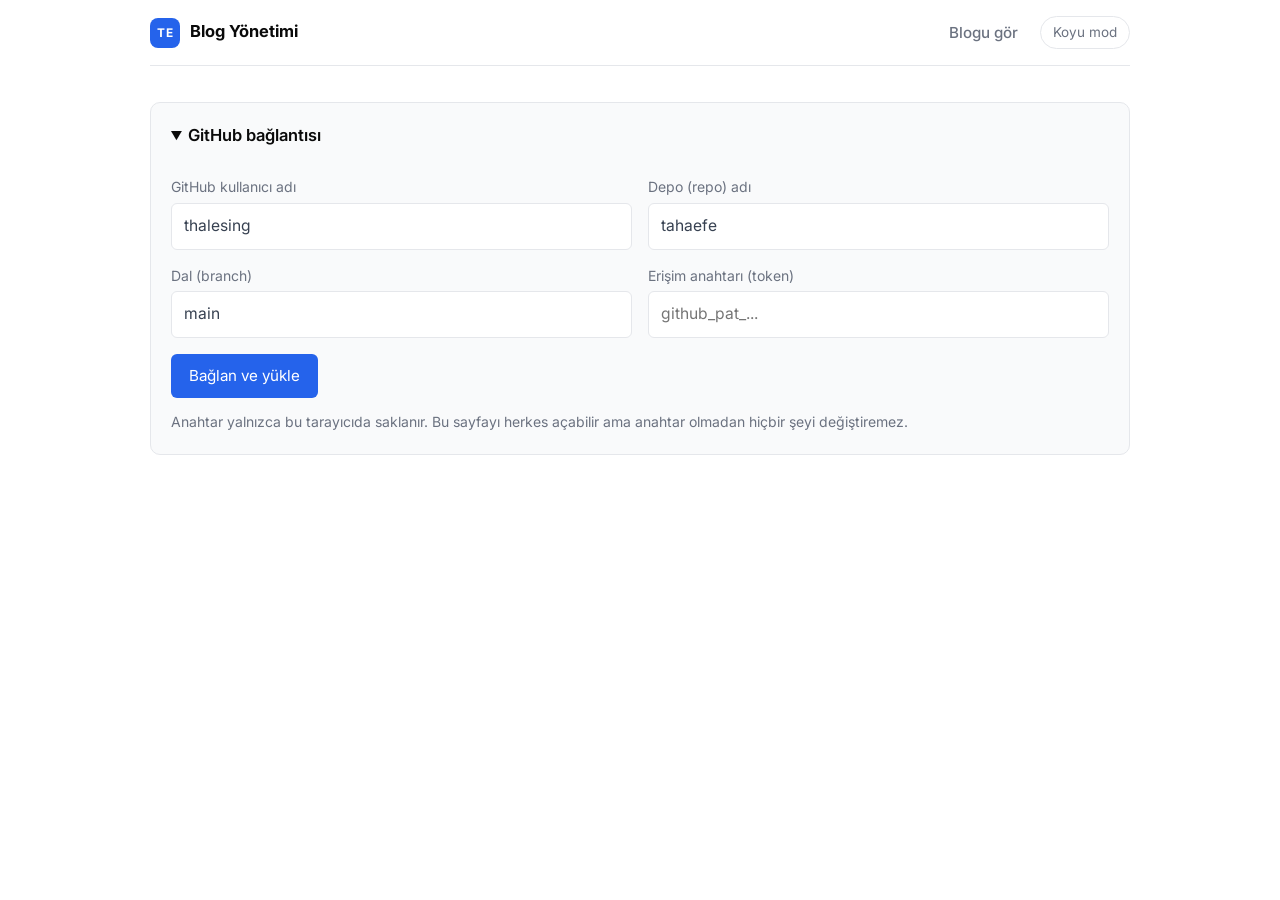
<file: admin/index.html>
<!DOCTYPE html>
<html lang="tr">
<head>
    <meta charset="UTF-8">
    <meta name="viewport" content="width=device-width, initial-scale=1.0">
    <meta name="robots" content="noindex,nofollow">
    <title>Yönetim | Taha Efe Karabacak</title>
    <link rel="preconnect" href="https://fonts.googleapis.com">
    <link href="https://fonts.googleapis.com/css2?family=Inter:wght@400;500;600;700;800&amp;display=swap" rel="stylesheet">
    <link rel="stylesheet" href="../blog/blog.css">
    <script src="../blog/blog.js"></script>
    <style>
        .wrap { max-width: 980px; }
        .tabs { display: flex; flex-wrap: wrap; gap: 4px 22px; border-bottom: 1px solid var(--line); margin-bottom: 20px; }
        .tabs button { background: none; border: 0; border-bottom: 2px solid transparent; padding: 12px 2px; font: 600 14px Inter, sans-serif; color: var(--muted); cursor: pointer; }
        .tabs button.on { color: var(--heading); border-bottom-color: var(--accent); }
        .tb { display: flex; flex-wrap: wrap; gap: 8px; margin: 8px 0; }
        .tb button { min-width: 44px; min-height: 44px; padding: 0 12px; background: var(--bg); color: var(--text); border: 1px solid var(--line); border-radius: 8px; font: 600 13px Inter, sans-serif; cursor: pointer; }
        .tb button:hover { border-color: var(--accent); color: var(--accent); }
        .split { display: flex; gap: 24px; align-items: flex-start; }
        .split > div { flex: 1; min-width: 0; }
        .pv { border: 1px solid var(--line); border-radius: 14px; padding: 18px 20px; background: var(--bg); }
        .pv small { display: block; font-size: 12px; font-weight: 600; letter-spacing: .08em; text-transform: uppercase; color: var(--muted); margin-bottom: 8px; }
        .row2 { display: flex; align-items: center; gap: 8px; }
        .row2 input { flex: 1; }
        details summary { cursor: pointer; font-weight: 600; padding: 12px 0; color: var(--heading); }
        ul.items { list-style: none; margin: 0; padding: 0; }
        ul.items li { display: flex; gap: 12px; align-items: center; padding: 10px 0; border-bottom: 1px solid var(--line); }
        ul.items .n { flex: 1; min-width: 0; } ul.items .n b { color: var(--heading); display: block; } ul.items .n span { color: var(--muted); font-size: .88em; }
        ul.items .btn { margin: 0; padding: 8px 12px; font-size: .8em; }
        @media (max-width: 760px) { .split { flex-direction: column; } ul.items li { flex-wrap: wrap; } }
    </style>
</head>
<body>
    <div class="wrap">
        <header class="site">
            <span class="name">Blog Yönetimi</span>
            <nav><a href="../blog/">Blogu gör</a><button class="tbtn" id="theme-btn" type="button"></button></nav>
        </header>

        <details class="panel" id="conn" open>
            <summary>GitHub bağlantısı</summary>
            <div class="grid2">
                <div><label>GitHub kullanıcı adı</label><input id="f-o" autocomplete="off"></div>
                <div><label>Depo (repo) adı</label><input id="f-r" autocomplete="off"></div>
                <div><label>Dal (branch)</label><input id="f-b" autocomplete="off"></div>
                <div><label>Erişim anahtarı (token)</label><input id="f-t" type="password" autocomplete="off" placeholder="github_pat_..."></div>
            </div>
            <button class="btn" type="button" onclick="connect()">Bağlan ve yükle</button>
            <p class="hint">Anahtar yalnızca bu tarayıcıda saklanır. Bu sayfayı herkes açabilir ama anahtar olmadan hiçbir şeyi değiştiremez.</p>
        </details>
        <div id="status"></div>

        <div id="app" style="display:none">
            <div class="tabs" id="tabs"></div>
            <div class="panel"><h2 id="lt">Liste</h2><ul class="items" id="items"></ul></div>
            <div class="panel">
                <h2 id="ft">Yeni kayıt</h2>
                <div class="split" id="split"><div id="form"></div><div id="pvcol" style="display:none"><div class="pv"><small>Önizleme</small><div class="post" id="pv"></div></div></div></div>
                <button class="btn" type="button" onclick="saveItem()">Kaydet ve yayımla</button>
                <button class="btn ghost" type="button" onclick="saveDraft()">Taslak olarak sakla</button>
                <button class="btn ghost" type="button" onclick="newItem()">Formu temizle</button>
            </div>
        </div>
    </div>
    <datalist id="logos"></datalist>

    <script>
        BLOG.initTheme();
        const $ = id => document.getElementById(id), esc = BLOG.esc;
        const KEYS = ['o', 'r', 'b', 't'];
        let S = { o: 'thalesing', r: 'tahaefe', b: 'main', t: '' };
        try { Object.assign(S, JSON.parse(localStorage.getItem('admin-cfg') || '{}')); } catch (e) {}
        KEYS.forEach(k => $('f-' + k).value = S[k]);
        $('logos').innerHTML = 'python pyqt5 javascript typescript react vite html5 css3 proteus jarvis finance tekuni portfolio kbu lise btk hackerrank efset ddd google'.split(' ').map(n => '<option value="' + n + '">').join('');

        // Her sekme: dosya yolu ve form alanları (t: tür)
        const T = {
            posts: { name: 'Yazılar', p: 'blog/posts.json', label: 'title', sub: 'date', move: false, top: false,
                f: [{ k: 'title', l: 'Başlık' }, { k: 'slug', l: 'Adres (boşsa başlıktan üretilir)' }, { k: 'date', l: 'Tarih', t: 'date' }, { k: 'summary', l: 'Kısa özet (listede görünür)' }, { k: 'tags', l: 'Etiketler (virgülle ayır)', t: 'tags' }, { k: 'body', l: 'Metin', t: 'md' }] },
            certs: { name: 'Sertifikalar', p: 'blog/certs.json', label: 't', sub: 'o', move: true, top: true,
                f: [{ k: 't', l: 'Sertifika adı' }, { k: 'o', l: 'Veren kurum' }, { k: 'd', l: 'Tarih (örn. 7 Ekim 2026)' }, { k: 'l', l: 'Logo adı', t: 'logo' }, { k: 'img', l: 'Sertifika görseli', t: 'img', dir: 'sertifikalar' }, { k: 'u', l: 'Doğrulama bağlantısı (isteğe bağlı)' }, { k: 'x', l: 'Ne işe yarar?', t: 'area' }] },
            timeline: { name: 'Zaman çizelgesi', p: 'blog/timeline.json', label: 't', sub: 'd', move: true, top: true,
                f: [{ k: 'd', l: 'Tarih (örn. 2025’ten itibaren)' }, { k: 't', l: 'Başlık' }, { k: 's', l: 'Alt başlık' }, { k: 'l', l: 'Logo adı', t: 'logo' }, { k: 'x', l: 'Açıklama', t: 'area' }, { k: 'k', l: 'İç kartlar (her satır: Başlık | Tarih)', t: 'kids' }] },
            projects: { name: 'Projeler', p: 'blog/projects.json', label: 'name', sub: 'date', move: true, top: false,
                f: [{ k: 'name', l: 'Proje adı' }, { k: 'date', l: 'Tarih' }, { k: 'desc', l: 'Açıklama', t: 'area' }, { k: 'tags', l: 'Etiketler (virgülle ayır)', t: 'tags' }, { k: 'l', l: 'Logo adı', t: 'logo' }, { k: 'url', l: 'Bağlantı (yoksa boş bırak)' }] }
        };
        const REQ = { posts: ['title', 'body'], certs: ['t'], timeline: ['t'], projects: ['name'] };
        let data = {}, sha = {}, cur = 'posts', ed = -1; const PREV = {};

        function status(m, c) { const s = $('status'); s.textContent = m; s.className = c || ''; }
        const slugify = t => t.toLowerCase().replace(/[çğıöşüİ]/g, c => ({ 'ç': 'c', 'ğ': 'g', 'ı': 'i', 'ö': 'o', 'ş': 's', 'ü': 'u', 'İ': 'i' })[c]).replace(/[^a-z0-9]+/g, '-').replace(/^-+|-+$/g, '');
        const enc = s => btoa(unescape(encodeURIComponent(s))), dec = b => decodeURIComponent(escape(atob(b.replace(/\n/g, ''))));
        const today = () => new Date().toISOString().slice(0, 10);

        function api(path, method, body) {
            let u = 'https://api.github.com/repos/' + S.o + '/' + S.r + '/contents/' + path;
            if (method === 'GET') u += '?ref=' + encodeURIComponent(S.b) + '&_=' + Date.now();
            const h = { Authorization: 'Bearer ' + S.t, Accept: 'application/vnd.github+json' }; if (body) h['Content-Type'] = 'application/json';
            return fetch(u, { method, headers: h, body: body ? JSON.stringify(body) : undefined })
                .then(r => r.json().then(j => { if (!r.ok) { const e = new Error(j.message || r.status); e.code = r.status; throw e; } return j; }));
        }
        const load = k => api(T[k].p, 'GET').then(j => { sha[k] = j.sha; data[k] = JSON.parse(dec(j.content)); })
            .catch(e => { if (e.code === 404) { sha[k] = ''; data[k] = []; missing.push(T[k].name); } else throw e; });
        let missing = [];

        function connect() {
            KEYS.forEach(k => S[k] = $('f-' + k).value.trim());
            try { localStorage.setItem('admin-cfg', JSON.stringify(S)); } catch (e) {}
            if (!S.o || !S.r || !S.t) return status('Kullanıcı adı, depo adı ve anahtar gerekli.', 'err');
            status('Bağlanılıyor...'); missing = [];
            Promise.all(Object.keys(T).map(load)).then(() => {
                $('app').style.display = 'block'; $('conn').open = false; tab(cur);
                status(missing.length ? 'Bağlandı. Şu liste dosyaları depoda yok: ' + missing.join(', ') + '. Paketteki .json dosyalarını yükle, yoksa liste boş başlar.' : 'Bağlandı.', missing.length ? 'err' : 'ok');
            }).catch(e => status('Bağlanılamadı: ' + e.message, 'err'));
        }

        function commit(k, next, msg) {
            status('Yayımlanıyor...');
            const b = { message: msg, content: enc(JSON.stringify(next, null, 2)), branch: S.b }; if (sha[k]) b.sha = sha[k];
            return api(T[k].p, 'PUT', b).then(j => { sha[k] = j.content.sha; data[k] = next; status('Kaydedildi. Canlı sitede yaklaşık 1 dakika içinde görünür.', 'ok'); return true; })
                .catch(e => { status('Kaydedilemedi: ' + e.message, 'err'); return false; });
        }

        function tab(k) {
            cur = k; ed = -1;
            $('tabs').innerHTML = Object.keys(T).map(x => '<button type="button" class="' + (x === k ? 'on' : '') + '" onclick="tab(\'' + x + '\')">' + T[x].name + '</button>').join('');
            $('lt').textContent = T[k].name; list(); form();
        }

        function list() {
            const t = T[cur], arr = data[cur] || [];
            const rows = arr.map((it, i) => ({ it, i })); if (cur === 'posts') rows.sort((a, b) => (b.it.date || '').localeCompare(a.it.date || ''));
            $('items').innerHTML = rows.length ? rows.map(({ it, i }) => '<li><div class="n"><b>' + esc(it[t.label] || '(adsız)') + '</b><span>' + esc(it[t.sub] || '') + '</span></div>' +
                (t.move ? '<button class="btn ghost" type="button" onclick="mv(' + i + ',-1)" aria-label="Yukarı">↑</button><button class="btn ghost" type="button" onclick="mv(' + i + ',1)" aria-label="Aşağı">↓</button>' : '') +
                '<button class="btn ghost" type="button" onclick="edit(' + i + ')">Düzenle</button><button class="btn danger" type="button" onclick="del(' + i + ')">Sil</button></li>').join('') : '<li>Henüz kayıt yok.</li>';
        }

        function form() {
            const t = T[cur];
            $('form').innerHTML = t.f.map(f => {
                const id = 'v-' + f.k, L = '<label for="' + id + '">' + f.l + '</label>';
                if (f.t === 'md') return L + '<div class="tb">' + [['bold', 'Kalın'], ['head', 'Başlık'], ['list', 'Liste'], ['link', 'Bağlantı'], ['img', 'Resim'], ['code', 'Kod']].map(a => '<button type="button" onclick="act(\'' + a[0] + '\')">' + a[1] + '</button>').join('') + '</div><textarea id="' + id + '" oninput="pv()"></textarea>' +
                    '<p class="hint">Alt başlık için satırı <code>## </code>, liste için <code>- </code> ile başlat. Paragraflar arasında boş satır bırak.</p>';
                if (f.t === 'area' || f.t === 'kids') return L + '<textarea id="' + id + '" style="min-height:90px;font-family:inherit"></textarea>';
                if (f.t === 'img') return L + '<div class="row2"><input id="' + id + '"><button type="button" class="btn ghost" style="margin:0" onclick="pickImg(\'' + id + '\',\'' + f.dir + '\')">Yükle</button></div>';
                return L + '<input id="' + id + '"' + (f.t === 'date' ? ' type="date"' : '') + (f.t === 'logo' ? ' list="logos"' : '') + (f.k === 'title' ? ' oninput="pv()"' : '') + (f.t === 'tags' || f.t === 'date' ? ' oninput="pv()"' : '') + '>';
            }).join('');
            $('ft').textContent = (ed > -1 ? 'Düzenle' : 'Yeni') + ' · ' + t.name;
            $('pvcol').style.display = cur === 'posts' ? 'block' : 'none';
            if (cur === 'posts' && ed < 0) $('v-date').value = today();
            pv();
        }

        function get() {
            const o = {};
            T[cur].f.forEach(f => {
                const v = $('v-' + f.k).value;
                if (f.t === 'tags') o[f.k] = v.split(',').map(x => x.trim()).filter(Boolean);
                else if (f.t === 'kids') { const k = v.split('\n').map(l => l.split('|')).filter(p => p[0].trim()).map(p => ({ t: p[0].trim(), d: (p[1] || '').trim() })); if (k.length) o[f.k] = k; }
                else o[f.k] = f.t === 'md' ? v.replace(/\r/g, '').trim() : v.trim();
            });
            return o;
        }
        function put(it) {
            T[cur].f.forEach(f => {
                const v = it[f.k];
                $('v-' + f.k).value = f.t === 'tags' ? (v || []).join(', ') : f.t === 'kids' ? (v || []).map(k => k.t + ' | ' + (k.d || '')).join('\n') : (v || '');
            });
            pv();
        }

        function pv() {
            if (cur !== 'posts') return;
            const o = get(); BLOG.renderPost($('pv'), { title: o.title || 'Başlık', date: o.date || '', tags: o.tags, body: o.body || '…' });
            $('pv').querySelectorAll('img').forEach(i => { const s = i.getAttribute('src'); if (PREV[s]) i.src = PREV[s]; else if (!/^(https?:|data:|\/)/.test(s)) i.src = '../blog/' + s; });
        }

        function newItem() { ed = -1; form(); const d = localStorage.getItem('admin-draft-' + cur); if (d) { try { put(JSON.parse(d)); status('Kayıtlı taslak yüklendi.', 'ok'); } catch (e) {} } }
        function edit(i) { ed = i; form(); put(data[cur][i]); $('ft').scrollIntoView({ behavior: 'smooth' }); }
        function saveDraft() { try { localStorage.setItem('admin-draft-' + cur, JSON.stringify(get())); status('Taslak bu tarayıcıya kaydedildi.', 'ok'); } catch (e) { status('Taslak kaydedilemedi.', 'err'); } }

        function saveItem() {
            const o = get(), miss = REQ[cur].filter(k => !o[k]); if (miss.length) return status('Şunlar gerekli: ' + miss.join(', '), 'err');
            if (cur === 'posts') { o.slug = slugify(o.slug || o.title); o.date = o.date || today(); if (!o.slug) return status('Geçerli bir adres üretilemedi.', 'err'); if (data.posts.some((p, i) => p.slug === o.slug && i !== ed)) return status('Bu adresle başka bir yazı var.', 'err'); }
            const next = data[cur].slice(); if (ed > -1) next[ed] = o; else if (T[cur].top) next.unshift(o); else next.push(o);
            commit(cur, next, 'Blog: ' + (ed > -1 ? 'güncelle' : 'ekle') + ' ' + T[cur].name.toLowerCase()).then(ok => { if (ok) { try { localStorage.removeItem('admin-draft-' + cur); } catch (e) {} ed = -1; list(); form(); } });
        }
        function del(i) { if (!confirm('Silinsin mi?')) return; commit(cur, data[cur].filter((_, k) => k !== i), 'Blog: sil ' + T[cur].name.toLowerCase()).then(ok => { if (ok) { ed = -1; list(); form(); } }); }
        function mv(i, d) { const j = i + d, a = data[cur].slice(); if (j < 0 || j >= a.length) return; [a[i], a[j]] = [a[j], a[i]]; commit(cur, a, 'Blog: sırala ' + T[cur].name.toLowerCase()).then(ok => ok && list()); }

        // ---- Görsel yükleme (1400 px'e küçültür) ----
        function upImg(file, dir) {
            return new Promise((res, rej) => {
                const im = new Image(), u = URL.createObjectURL(file);
                im.onload = () => { const k = Math.min(1, 1400 / im.width), c = document.createElement('canvas'); c.width = Math.round(im.width * k); c.height = Math.round(im.height * k); const x = c.getContext('2d'); x.fillStyle = '#fff'; x.fillRect(0, 0, c.width, c.height); x.drawImage(im, 0, 0, c.width, c.height); URL.revokeObjectURL(u); res(c.toDataURL('image/jpeg', .86)); };
                im.onerror = () => rej(new Error('Görsel okunamadı')); im.src = u;
            }).then(url => { const name = Date.now().toString(36) + '-' + (slugify(file.name.replace(/\.[^.]+$/, '')) || 'gorsel') + '.jpg', path = dir + '/' + name;
                status('Görsel yükleniyor...');
                return api('blog/' + path, 'PUT', { message: 'Blog: görsel ' + name, content: url.split(',')[1], branch: S.b }).then(() => { PREV[path] = url; status('Görsel yüklendi.', 'ok'); return path; }); });
        }
        function pick(cb) { const i = document.createElement('input'); i.type = 'file'; i.accept = 'image/*'; i.onchange = () => i.files[0] && cb(i.files[0]); i.click(); }
        function pickImg(id, dir) { pick(f => upImg(f, dir).then(p => { $(id).value = p; }).catch(e => status('Yüklenemedi: ' + e.message, 'err'))); }

        // ---- Editör düğmeleri ----
        function act(a) {
            const t = $('v-body'), s = t.selectionStart, e = t.selectionEnd, sel = t.value.slice(s, e);
            const wrap = (p, q, ph) => { t.setRangeText(p + (sel || ph) + q, s, e, 'select'); };
            const ls = t.value.lastIndexOf('\n', s - 1) + 1;
            if (a === 'bold') wrap('**', '**', 'kalın metin');
            else if (a === 'head') t.setRangeText('## ', ls, ls, 'end');
            else if (a === 'list') t.setRangeText('- ', ls, ls, 'end');
            else if (a === 'link') { const u = prompt('Bağlantı adresi (https://...)'); if (u) wrap('[', '](' + u + ')', 'bağlantı metni'); }
            else if (a === 'code') { if (sel.includes('\n')) wrap('```\n', '\n```', 'kod'); else wrap('`', '`', 'kod'); }
            else if (a === 'img') { pick(f => upImg(f, 'images').then(p => { const alt = prompt('Resim açıklaması (isteğe bağlı)') || ''; t.setRangeText('\n\n![' + alt + '](' + p + ')\n\n', e, e, 'end'); pv(); }).catch(er => status('Yüklenemedi: ' + er.message, 'err'))); return; }
            t.focus(); pv();
        }
    </script>
</body>
</html>
</file>
<file: blog/blog.css>
/* Profesyonel blog teması: açık varsayılan + koyu mod */
:root { --bg:#ffffff; --card:#ffffff; --soft:#f9fafb; --text:#374151; --heading:#0a0a0a; --muted:#6b7280; --accent:#2563eb; --line:#e5e7eb; --on:#ffffff; color-scheme: light; }
:root[data-theme="dark"] { --bg:#0b1220; --card:#111a2b; --soft:#172033; --text:#cbd5e1; --heading:#f1f5f9; --muted:#94a3b8; --accent:#60a5fa; --line:#1e293b; --on:#0b1220; color-scheme: dark; }
* { box-sizing: border-box; }
html { -webkit-text-size-adjust: 100%; }
body { margin: 0; background: var(--bg); color: var(--text); font-family: 'Segoe UI', system-ui, sans-serif; font-size: 16.5px; line-height: 1.7; transition: background .2s, color .2s; }
a { color: var(--accent); text-decoration: none; }
a:hover { text-decoration: underline; }
.wrap { width: 90%; max-width: 720px; margin: 0 auto; padding: 0 0 64px; }

header.site { position: sticky; top: 0; z-index: 10; background: var(--bg); display: flex; justify-content: space-between; align-items: center; flex-wrap: wrap; gap: 8px 24px; padding: 16px 0; margin-bottom: 36px; border-bottom: 1px solid var(--line); }
header.site .name { color: var(--heading); font-weight: 700; }
header.site .name::before { content: "TE"; display: inline-flex; align-items: center; justify-content: center; width: 30px; height: 30px; border-radius: 8px; background: var(--accent); color: var(--on); font-size: .72em; letter-spacing: .5px; margin-right: 10px; vertical-align: middle; }
header.site nav { display: flex; align-items: center; }
header.site nav a { color: var(--muted); margin-left: 22px; font-size: .92em; font-weight: 500; }
header.site nav a:hover, header.site nav a.active { color: var(--accent); text-decoration: none; }
.tbtn { background: transparent; border: 1px solid var(--line); color: var(--muted); padding: 4px 12px; border-radius: 999px; font: inherit; font-size: .82em; cursor: pointer; margin-left: 22px; }
.tbtn:hover { color: var(--accent); border-color: var(--accent); }

h1 { color: var(--heading); font-size: 1.8em; line-height: 1.25; font-weight: 700; margin: 0 0 8px; }
h2 { color: var(--heading); font-size: 1.3em; font-weight: 700; margin: 38px 0 10px; }
p { margin: 0 0 18px; }
h2.section { font-size: .78em; letter-spacing: .09em; text-transform: uppercase; color: var(--muted); font-weight: 600; margin: 30px 0 0; }

.author { display: flex; gap: 22px; align-items: center; padding: 4px 0 34px; border-bottom: 1px solid var(--line); }
.avatar { flex: 0 0 76px; height: 76px; border-radius: 50%; background: var(--accent); color: var(--on); display: flex; align-items: center; justify-content: center; font-size: 1.6em; font-weight: 700; letter-spacing: 1px; }
.author h1 { margin: 0 0 2px; }
.role { color: var(--muted); font-size: .92em; }
.bio { margin: 8px 0 6px; }
.links a { margin-right: 18px; font-size: .9em; font-weight: 600; }

ul.posts { list-style: none; margin: 0; padding: 0; }
ul.posts li { padding: 26px 0; border-bottom: 1px solid var(--line); }
.pm { color: var(--muted); font-size: .85em; }
ul.posts a.title { display: block; margin: 4px 0 6px; color: var(--heading); font-family: Georgia, 'Times New Roman', serif; font-weight: 700; font-size: 1.5em; line-height: 1.3; }
ul.posts a.title:hover { color: var(--accent); text-decoration: none; }
ul.posts p { margin: 0; color: var(--text); font-size: .98em; }
.tags { margin-top: 4px; }
.tags span { display: inline-block; background: var(--soft); border: 1px solid var(--line); color: var(--muted); border-radius: 999px; padding: 1px 11px; font-size: .78em; margin: 8px 6px 0 0; }

.post h1 { font-family: Georgia, 'Times New Roman', serif; font-size: 2.2em; line-height: 1.2; margin-bottom: 10px; }
.post .body { margin-top: 30px; font-family: Georgia, 'Times New Roman', serif; font-size: 1.1em; line-height: 1.85; }
.post .body h2 { font-family: 'Segoe UI', system-ui, sans-serif; font-size: 1.2em; margin-top: 36px; }
.post ul { padding-left: 22px; margin: 0 0 18px; }
.post li { margin-bottom: 8px; }
.post strong { color: var(--heading); }
.authorbox { display: flex; gap: 16px; align-items: center; background: var(--soft); border: 1px solid var(--line); border-radius: 10px; padding: 18px 20px; margin-top: 48px; }
.authorbox .avatar { flex: 0 0 52px; height: 52px; font-size: 1.1em; }
.authorbox strong { color: var(--heading); }
footer.site { margin-top: 40px; padding-top: 18px; border-top: 1px solid var(--line); color: var(--muted); font-size: .85em; }

/* Yönetim paneli */
.panel { background: var(--soft); border: 1px solid var(--line); border-radius: 10px; padding: 6px 20px 20px; margin-bottom: 28px; }
.panel h2 { margin-top: 18px; }
.hint { color: var(--muted); font-size: .85em; margin: 12px 0 0; }
label { display: block; color: var(--muted); font-size: .85em; margin: 14px 0 4px; }
input, textarea { width: 100%; background: var(--bg); color: var(--text); border: 1px solid var(--line); border-radius: 6px; padding: 9px 12px; font: inherit; font-size: .95em; }
textarea { min-height: 260px; font-family: 'Courier New', monospace; line-height: 1.55; resize: vertical; }
input:focus, textarea:focus { outline: none; border-color: var(--accent); }
.grid2 { display: grid; grid-template-columns: 1fr 1fr; gap: 0 16px; }
.btn { background: var(--accent); color: var(--on); border: 0; border-radius: 6px; padding: 9px 18px; font: inherit; font-size: .92em; cursor: pointer; margin: 16px 8px 0 0; }
.btn.ghost { background: transparent; color: var(--accent); border: 1px solid var(--accent); }
.btn.danger { background: transparent; color: #cf222e; border: 1px solid #cf222e; }
.btn.sm { padding: 3px 12px; font-size: .8em; margin: 8px 8px 0 0; }
ul.posts li.arow { display: flex; gap: 20px; padding: 14px 0; }
ul.posts li.arow time { flex: 0 0 96px; color: var(--muted); font-family: 'Courier New', monospace; font-size: .85em; padding-top: 2px; }
#status { font-size: .92em; min-height: 1.4em; margin-bottom: 20px; }
#status.err { color: #cf222e; } #status.ok { color: #1a7f37; }
[data-theme="dark"] #status.ok { color: #3fb950; }
@media (max-width: 600px) {
    body { font-size: 16px; } h1 { font-size: 1.5em; } .post h1 { font-size: 1.8em; }
    .author { flex-direction: column; align-items: flex-start; } .grid2 { grid-template-columns: 1fr; }
    ul.posts a.title { font-size: 1.3em; }
}

/* --- Kişisel sayfa teması: sade tek sütun, yüzen dock --- */
.wrap.home { padding-bottom: 120px; }
.hero { display: flex; justify-content: space-between; align-items: flex-start; gap: 24px; padding: 56px 0 8px; }
.hero h1 { font-size: 2.5em; font-weight: 800; letter-spacing: -.02em; margin: 0 0 10px; }
.hero p { color: var(--muted); margin: 0; max-width: 520px; }
.hero .avatar { flex: 0 0 84px; height: 84px; border: 2px solid var(--line); position: relative; overflow: hidden; }
.avatar img { position: absolute; inset: 0; width: 100%; height: 100%; object-fit: cover; }
h2.sec { font-size: 1.3em; font-weight: 800; margin: 44px 0 12px; }
.row { display: flex; justify-content: space-between; align-items: center; gap: 16px; padding: 8px 0; }
.row .what { display: flex; gap: 14px; align-items: center; }
.row .what b { color: var(--heading); display: block; }
.row .what small { color: var(--muted); font-size: .88em; }
.tile { flex: 0 0 44px; width: 44px; height: 44px; border-radius: 12px; background: var(--soft); border: 1px solid var(--line); color: var(--accent); display: flex; align-items: center; justify-content: center; font-weight: 800; font-size: .9em; }
.chips span { display: inline-block; border: 1px solid var(--line); background: var(--soft); color: var(--muted); border-radius: 999px; padding: 2px 12px; font-size: .8em; margin: 0 6px 8px 0; }
.badge { display: table; margin: 60px auto 14px; background: var(--heading); color: var(--bg); border-radius: 999px; padding: 4px 16px; font-size: .82em; font-weight: 600; }
.ph { text-align: center; font-size: 2em; font-weight: 800; letter-spacing: -.01em; margin: 0 0 10px; }
.psub { text-align: center; color: var(--muted); max-width: 520px; margin: 0 auto 28px; }
.pgrid { display: grid; grid-template-columns: 1fr 1fr; gap: 16px; }
.pcard { display: block; border: 1px solid var(--line); border-radius: 14px; padding: 18px; background: var(--bg); color: var(--text); transition: .2s; }
a.pcard:hover { box-shadow: 0 8px 24px rgba(0,0,0,.08); transform: translateY(-2px); text-decoration: none; }
.pcard .tile { margin-bottom: 12px; width: 48px; height: 48px; }
.pcard h3 { margin: 0; font-size: 1.02em; color: var(--heading); }
.pcard .pd { color: var(--muted); font-size: .8em; margin: 2px 0 8px; }
.pcard p { font-size: .9em; margin: 0 0 10px; }
.back { display: inline-block; margin: 36px 0 18px; font-size: .9em; font-weight: 600; }
#dock { position: fixed; left: 50%; bottom: 20px; transform: translateX(-50%); display: flex; align-items: center; gap: 4px; padding: 8px 12px; background: var(--bg); background: color-mix(in srgb, var(--bg) 78%, transparent); -webkit-backdrop-filter: blur(14px); backdrop-filter: blur(14px); border: 1px solid var(--line); border-radius: 999px; box-shadow: 0 8px 30px rgba(0,0,0,.12); z-index: 50; }
#dock a, #dock button { position: relative; display: flex; align-items: center; justify-content: center; width: 38px; height: 38px; border-radius: 50%; color: var(--text); background: transparent; border: 0; cursor: pointer; padding: 0; margin: 0; }
#dock a:hover, #dock button:hover { background: var(--soft); color: var(--accent); text-decoration: none; }
#dock svg { width: 19px; height: 19px; fill: none; stroke: currentColor; stroke-width: 1.8; stroke-linecap: round; stroke-linejoin: round; }
#dock .sep { width: 1px; height: 22px; background: var(--line); margin: 0 4px; }
#dock [data-tip]:hover::after { content: attr(data-tip); position: absolute; bottom: 50px; left: 50%; transform: translateX(-50%); background: #111827; color: #fff; font-size: .75em; padding: 3px 10px; border-radius: 6px; white-space: nowrap; }
@media (max-width: 600px) { .hero { padding-top: 36px; } .hero h1 { font-size: 1.9em; } .pgrid { grid-template-columns: 1fr; } }

/* --- Profesyonel cila --- */
::selection { background: var(--accent); color: var(--on); }
a:focus-visible, button:focus-visible, input:focus-visible { outline: 2px solid var(--accent); outline-offset: 3px; border-radius: 6px; }
.hero .avatar { box-shadow: 0 0 0 4px var(--bg), 0 0 0 5px var(--line); }
.pcard { background: var(--card); box-shadow: 0 1px 2px rgba(15,23,42,.05); }
:root[data-theme="dark"] .pcard { box-shadow: none; }
a.pcard:hover { border-color: var(--accent); box-shadow: 0 10px 30px rgba(37,99,235,.12); }
:root[data-theme="dark"] a.pcard:hover { box-shadow: 0 10px 30px rgba(0,0,0,.45); }
.chips span { background: var(--card); }
.pcard, .tile, .chips span, .authorbox, .panel { transition: background .2s, border-color .2s, box-shadow .2s, transform .2s; }
#dock { background: var(--card); background: color-mix(in srgb, var(--card) 80%, transparent); box-shadow: 0 10px 30px rgba(15,23,42,.14); }
:root[data-theme="dark"] #dock { box-shadow: 0 10px 30px rgba(0,0,0,.5); }
#dock a, #dock button { transform: scale(var(--s, 1)); transform-origin: 50% 100%; transition: transform .12s ease-out, background .2s, color .2s; }
#dock [data-tip]:hover::after { background: var(--heading); color: var(--bg); bottom: 52px; transform: translateX(-50%) scale(calc(1 / var(--s, 1))); transform-origin: 50% 100%; }

/* --- Renkli logolar --- */
.chips span, .tags span { display: inline-flex; align-items: center; }
.chips span { padding: 3px 12px 3px 6px; }
.chips span svg, .tags span svg { width: 16px; height: 16px; margin-right: 7px; border-radius: 4px; flex: none; }
.tags span svg { margin-left: -5px; }
.tile { overflow: hidden; }
.tile svg { width: 100%; height: 100%; display: block; }

/* --- Zaman çizelgesi --- */
.timeline { list-style: none; margin: 0; padding: 0; }
.timeline li { display: flex; gap: 16px; padding-bottom: 26px; position: relative; }
.timeline li::before { content: ""; position: absolute; left: 21px; top: 48px; bottom: 4px; width: 2px; background: var(--line); }
.timeline li:last-child { padding-bottom: 0; }
.timeline li:last-child::before { display: none; }
.timeline .tile { flex: 0 0 44px; position: relative; z-index: 1; }
.tl-body { flex: 1; min-width: 0; }
.tl-head { display: flex; justify-content: space-between; align-items: baseline; gap: 12px; flex-wrap: wrap; }
.tl-head b { color: var(--heading); }
.tl-date { color: var(--muted); font-size: .85em; white-space: nowrap; }
.timeline p { margin: 2px 0 0; color: var(--muted); font-size: .92em; }

/* --- Zaman çizelgesi bağlantı çizgisi daha belirgin --- */
.timeline li::before { width: 2px; background: var(--muted); opacity: .45; background: color-mix(in srgb, var(--accent) 45%, var(--line)); opacity: 1; }
.row .what b a { color: var(--heading); }
.row .what b a:hover { color: var(--accent); }

/* --- Tıklanabilir satırlar (okul alan adı / sertifika) --- */
.row.link { width: calc(100% + 24px); margin: 0 -12px; padding: 10px 12px; background: none; border: 0; border-radius: 12px; font: inherit; color: inherit; text-align: left; cursor: pointer; text-decoration: none; transition: background .2s; }
.row.link:hover, .row.link:focus-visible { background: var(--soft); text-decoration: none; }
.row .go { color: var(--accent); font-size: .82em; font-weight: 600; white-space: nowrap; opacity: 0; transform: translateX(-6px); transition: opacity .2s, transform .2s; }
.row.link:hover .go, .row.link:focus-visible .go { opacity: 1; transform: none; }
@media (hover: none) { .row .go { opacity: 1; transform: none; } }

/* --- Sertifika alt çubuğu --- */
#sheet-bg { position: fixed; inset: 0; background: rgba(15,23,42,.45); opacity: 0; pointer-events: none; transition: opacity .25s; z-index: 80; }
#sheet { position: fixed; left: 50%; bottom: 0; width: min(720px, 100%); max-height: 85vh; overflow: auto; background: var(--card); border: 1px solid var(--line); border-bottom: 0; border-radius: 18px 18px 0 0; box-shadow: 0 -12px 40px rgba(15,23,42,.22); padding: 26px 24px calc(26px + env(safe-area-inset-bottom, 0px)); transform: translate(-50%, 105%); transition: transform .32s cubic-bezier(.2,.8,.2,1); z-index: 90; }
body.sheet-open { overflow: hidden; }
body.sheet-open #sheet { transform: translate(-50%, 0); }
body.sheet-open #sheet-bg { opacity: 1; pointer-events: auto; }
#sheet .x { position: absolute; top: 10px; right: 14px; width: 34px; height: 34px; border-radius: 50%; border: 0; background: transparent; color: var(--muted); font-size: 1.6em; line-height: 1; cursor: pointer; }
#sheet .x:hover { background: var(--soft); color: var(--heading); }
.sh-body { display: flex; gap: 22px; align-items: flex-start; }
.sh-img { flex: 0 0 270px; }
.sh-img img { width: 100%; display: block; border-radius: 10px; border: 1px solid var(--line); }
.ph-img { aspect-ratio: 4 / 3; border: 1px dashed var(--line); border-radius: 10px; display: flex; align-items: center; justify-content: center; text-align: center; padding: 12px; color: var(--muted); font-size: .85em; }
.sh-txt { flex: 1; min-width: 0; }
.sh-txt h3 { margin: 0 0 2px; font-size: 1.25em; color: var(--heading); }
.sh-org { color: var(--muted); font-size: .9em; margin-bottom: 14px; }
.sh-txt h4 { margin: 0 0 4px; font-size: .78em; letter-spacing: .08em; text-transform: uppercase; color: var(--muted); }
.sh-txt p { margin: 0 0 14px; }
.sh-link { font-weight: 600; font-size: .9em; }
@media (max-width: 600px) { .sh-body { flex-direction: column; } .sh-img { flex: none; width: 100%; } }

/* --- Zaman çizelgesi: açılır liste (accordion) --- */
.timeline li { display: block; gap: 0; padding-bottom: 22px; }
.timeline .tl-head { display: flex; align-items: center; gap: 14px; width: 100%; background: none; border: 0; padding: 0; font: inherit; color: inherit; text-align: left; cursor: pointer; flex-wrap: nowrap; }
.timeline .tile { border-radius: 50%; flex: 0 0 44px; }
.tl-main { flex: 1; min-width: 0; }
.tl-main b { display: flex; align-items: center; gap: 6px; color: var(--heading); font-size: 1.02em; }
.tl-main small { display: block; color: var(--muted); font-size: .88em; }
.caret { width: 16px; height: 16px; fill: none; stroke: var(--muted); stroke-width: 2; stroke-linecap: round; stroke-linejoin: round; transition: transform .25s; }
.timeline li.open .caret { transform: rotate(180deg); }
.timeline .tl-head:hover .caret { stroke: var(--accent); }
.tl-panel { display: grid; grid-template-rows: 0fr; transition: grid-template-rows .3s ease; }
.timeline li.open .tl-panel { grid-template-rows: 1fr; }
.tl-inner { min-height: 0; overflow: hidden; padding-left: 58px; }
.tl-inner > :first-child { margin-top: 12px; }
.tl-inner p { margin: 0 0 12px; color: var(--text); font-size: .95em; }
.sub { display: flex; justify-content: space-between; align-items: center; flex-wrap: wrap; gap: 4px 12px; background: var(--card); border: 1px solid var(--line); border-radius: 12px; padding: 12px 16px; margin-bottom: 8px; }
.sub b { color: var(--heading); font-weight: 600; font-size: .95em; }
.sub span { color: var(--muted); font-size: .85em; white-space: nowrap; }
@media (max-width: 600px) { .tl-inner { padding-left: 0; } .timeline .tl-head { align-items: flex-start; } }
@media (prefers-reduced-motion: reduce) { .tl-panel, .caret { transition: none; } }

/* --- Sade satır tasarımı: yuvarlak logo, kalın ad, gri alt metin, sağda tarih --- */
body { font-family: Inter, -apple-system, BlinkMacSystemFont, "SF Pro Text", "Segoe UI", system-ui, sans-serif; -webkit-font-smoothing: antialiased; }
h1, h2, h3, .post h1, .post .body, ul.posts a.title { font-family: inherit; }
.post h1 { font-weight: 800; letter-spacing: -.025em; }
.post .body { font-size: 1.04em; line-height: 1.8; }
ul.posts a.title { font-weight: 700; letter-spacing: -.015em; }
h2.sec { font-size: 2rem; font-weight: 800; letter-spacing: -.025em; color: var(--heading); margin: 64px 0 16px; }
.row { gap: 16px; padding: 14px 0; }
.row .what { flex: 1; min-width: 0; gap: 16px; }
.row .what b { display: flex; align-items: center; font-weight: 600; font-size: 1rem; letter-spacing: -.01em; }
.row .what small { font-size: .95rem; color: var(--muted); }
.rdate { margin-left: auto; padding-left: 12px; color: var(--muted); font-size: .95rem; white-space: nowrap; }
.row.link { width: 100%; margin: 0; padding: 14px 0; background: none; border-radius: 0; }
.row.link:hover, .row.link:focus-visible { background: none; }
.row.link:hover b { color: var(--accent); }
.chev { width: 15px; height: 15px; margin-left: 6px; fill: none; stroke: var(--line); stroke-width: 1.8; stroke-linecap: round; stroke-linejoin: round; flex: none; transition: transform .2s, stroke .2s; }
:root[data-theme="dark"] .chev { stroke: #334155; }
.row.link:hover .chev { stroke: var(--accent); transform: translateX(3px); }
.tile, .timeline .tile, .pcard .tile { width: 48px; height: 48px; flex: 0 0 48px; border-radius: 50%; border: 1px solid var(--line); background: transparent; }
.timeline li::before { left: 23px; top: 52px; }
.chips span, .pcard { background: transparent; box-shadow: none; }
a.pcard:hover { box-shadow: none; transform: none; border-color: var(--accent); }
@media (max-width: 600px) {
    .row { flex-wrap: wrap; row-gap: 2px; }
    .rdate { flex-basis: 100%; margin-left: 0; padding: 0 0 0 64px; white-space: normal; font-size: .88rem; }
}

/* --- Gerçek logo görselleri --- */
.tile img { width: 100%; height: 100%; object-fit: cover; display: block; background: #ffffff; }

/* --- Sertifika listesi: "Tümünü göster" --- */
#certs:not(.all) .row.extra { display: none; }
.more-btn { margin: 8px 0 0; padding: 0; background: none; border: 0; color: var(--accent); font: inherit; font-size: .92rem; font-weight: 600; cursor: pointer; }
.more-btn:hover { text-decoration: underline; }

/* --- Yetenekler: kalın yazı --- */
.chips.skills span { font-weight: 700; color: var(--heading); font-size: .9rem; }

/* --- Profil fotoğrafı: avatar kutusu görseli kırpsın --- */
.avatar { position: relative; overflow: hidden; }

/* --- Daha büyük profil fotoğrafı --- */
.hero .avatar { flex: 0 0 140px; width: 140px; height: 140px; font-size: 2.4em; }
.authorbox .avatar { flex: 0 0 64px; width: 64px; height: 64px; }
@media (max-width: 600px) {
    .hero { flex-direction: column-reverse; align-items: flex-start; gap: 18px; }
    .hero .avatar { flex: none; width: 112px; height: 112px; }
}

/* --- Boy fotoğraf: ceket görünsün (üst bölümde dikdörtgen, yazar kutusunda yuvarlak yüz kırpması) --- */
.hero .avatar { flex: 0 0 156px; width: 156px; height: 230px; border-radius: 26px; }
.hero .avatar img { object-position: 50% 0; }
.authorbox .avatar img { object-position: 50% 22%; }
@media (max-width: 600px) {
    .hero .avatar { flex: none; width: 128px; height: 188px; border-radius: 22px; }
}

/* --- Telefon iyileştirmeleri --- */
html { -webkit-tap-highlight-color: transparent; }
a, button { touch-action: manipulation; }
body { overflow-wrap: break-word; }
img, svg { max-width: 100%; }
@media (hover: none) { #dock a, #dock button { transform: none !important; } }
@media (max-width: 600px) {
    .wrap { width: 92%; }
    .wrap.home { padding-bottom: 104px; }
    .hero { padding-top: 28px; }
    h2.sec { font-size: 1.6rem; margin: 48px 0 12px; }
    #dock { bottom: calc(12px + env(safe-area-inset-bottom, 0px)); padding: 6px 8px; gap: 2px; max-width: calc(100vw - 16px); }
    #dock a, #dock button { width: 36px; height: 36px; }
    #dock svg { width: 18px; height: 18px; }
    #dock .sep { margin: 0 2px; }
    .timeline .tl-head { flex-wrap: wrap; row-gap: 2px; }
    .timeline .tl-date { flex-basis: 100%; padding-left: 62px; white-space: normal; font-size: .85rem; }
    .row .go { display: none; }
    #sheet { padding: 22px 18px calc(22px + env(safe-area-inset-bottom, 0px)); max-height: 88vh; }
    .sh-img img { max-height: 52vh; width: auto; max-width: 100%; margin: 0 auto; }
    input, textarea { font-size: 16px; }
    .btn { padding: 12px 18px; }
}
@media (max-width: 360px) {
    #dock a, #dock button { width: 32px; height: 32px; }
    #dock svg { width: 17px; height: 17px; }
}

/* --- Yazı içeriği: resim, kod, bağlantı --- */
.post img { max-width: 100%; height: auto; border-radius: 10px; display: block; margin: 8px 0; }
.post pre { overflow-x: auto; background: var(--soft); border: 1px solid var(--line); border-radius: 10px; padding: 14px 16px; font-size: .88em; line-height: 1.6; margin: 0 0 18px; }
.post code { font-family: 'Courier New', monospace; font-size: .9em; background: var(--soft); border-radius: 4px; padding: 1px 5px; }
.post pre code { background: none; padding: 0; }
</file>
